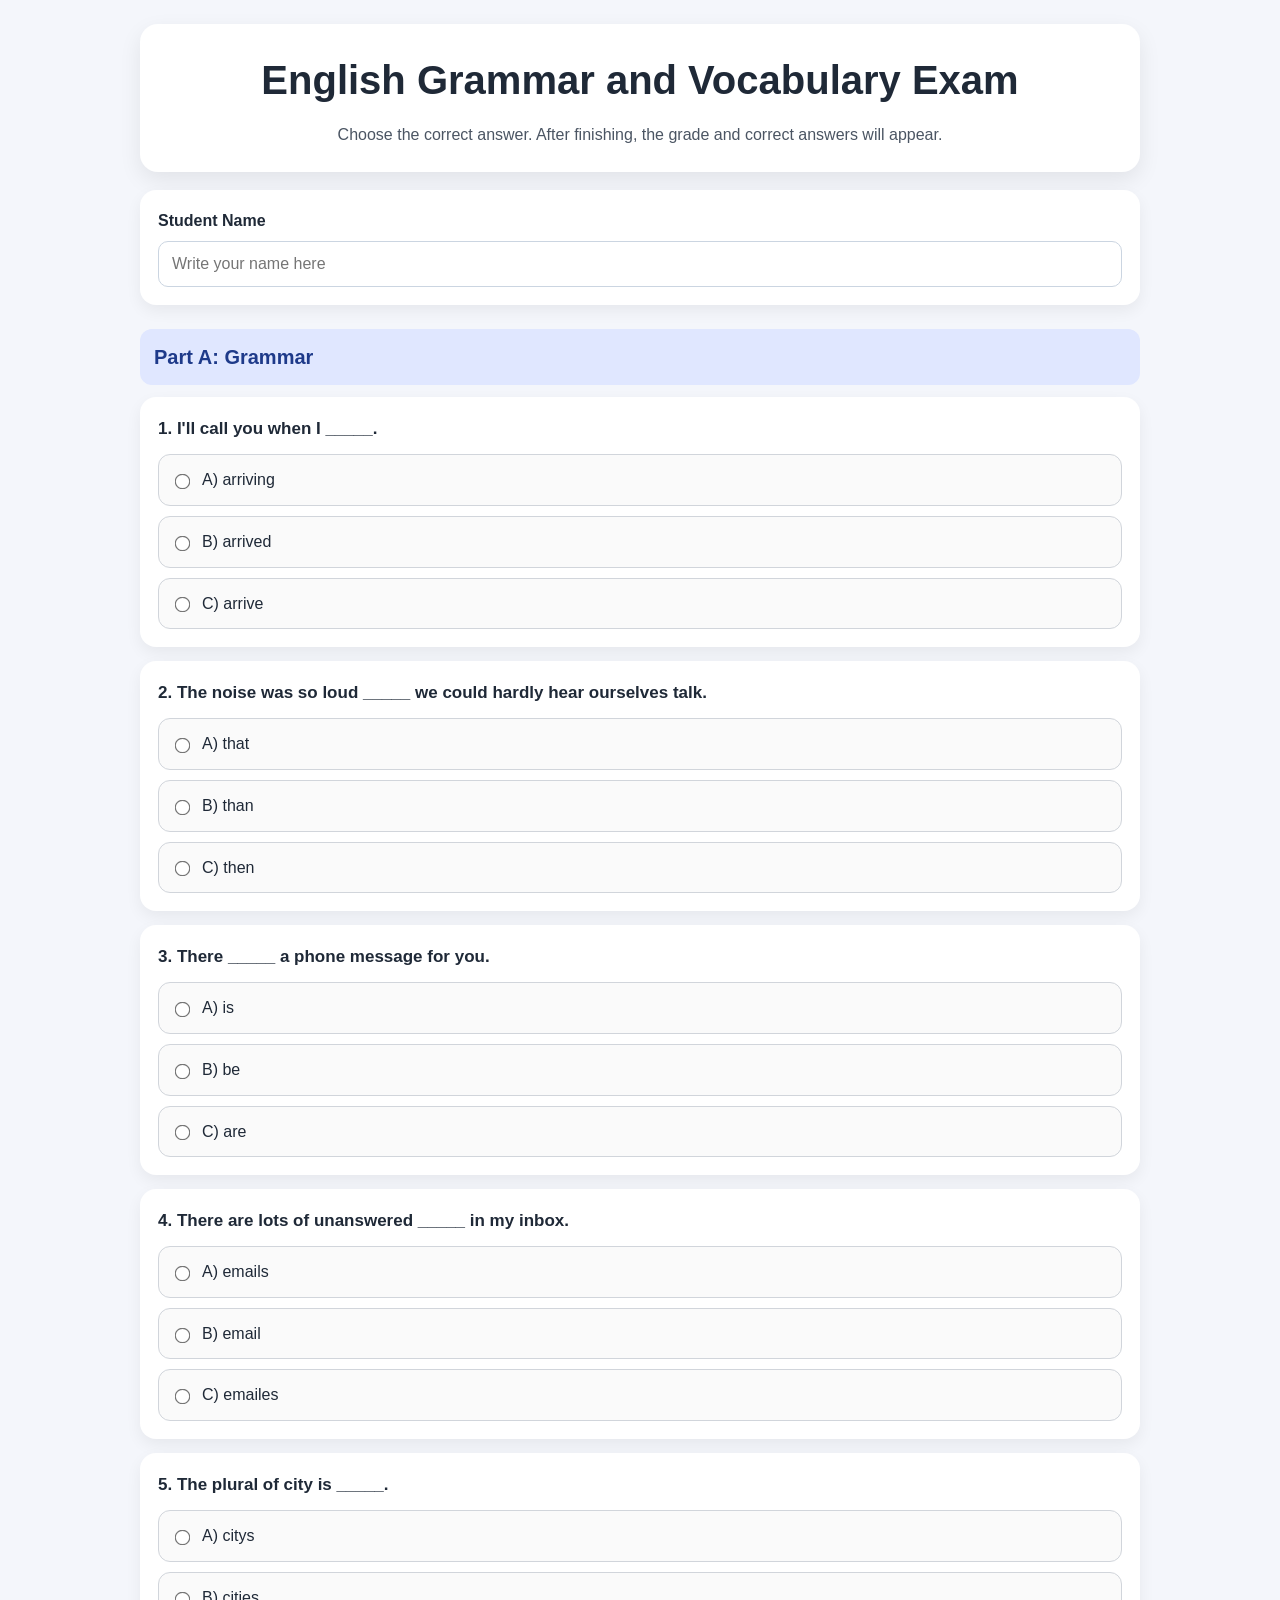
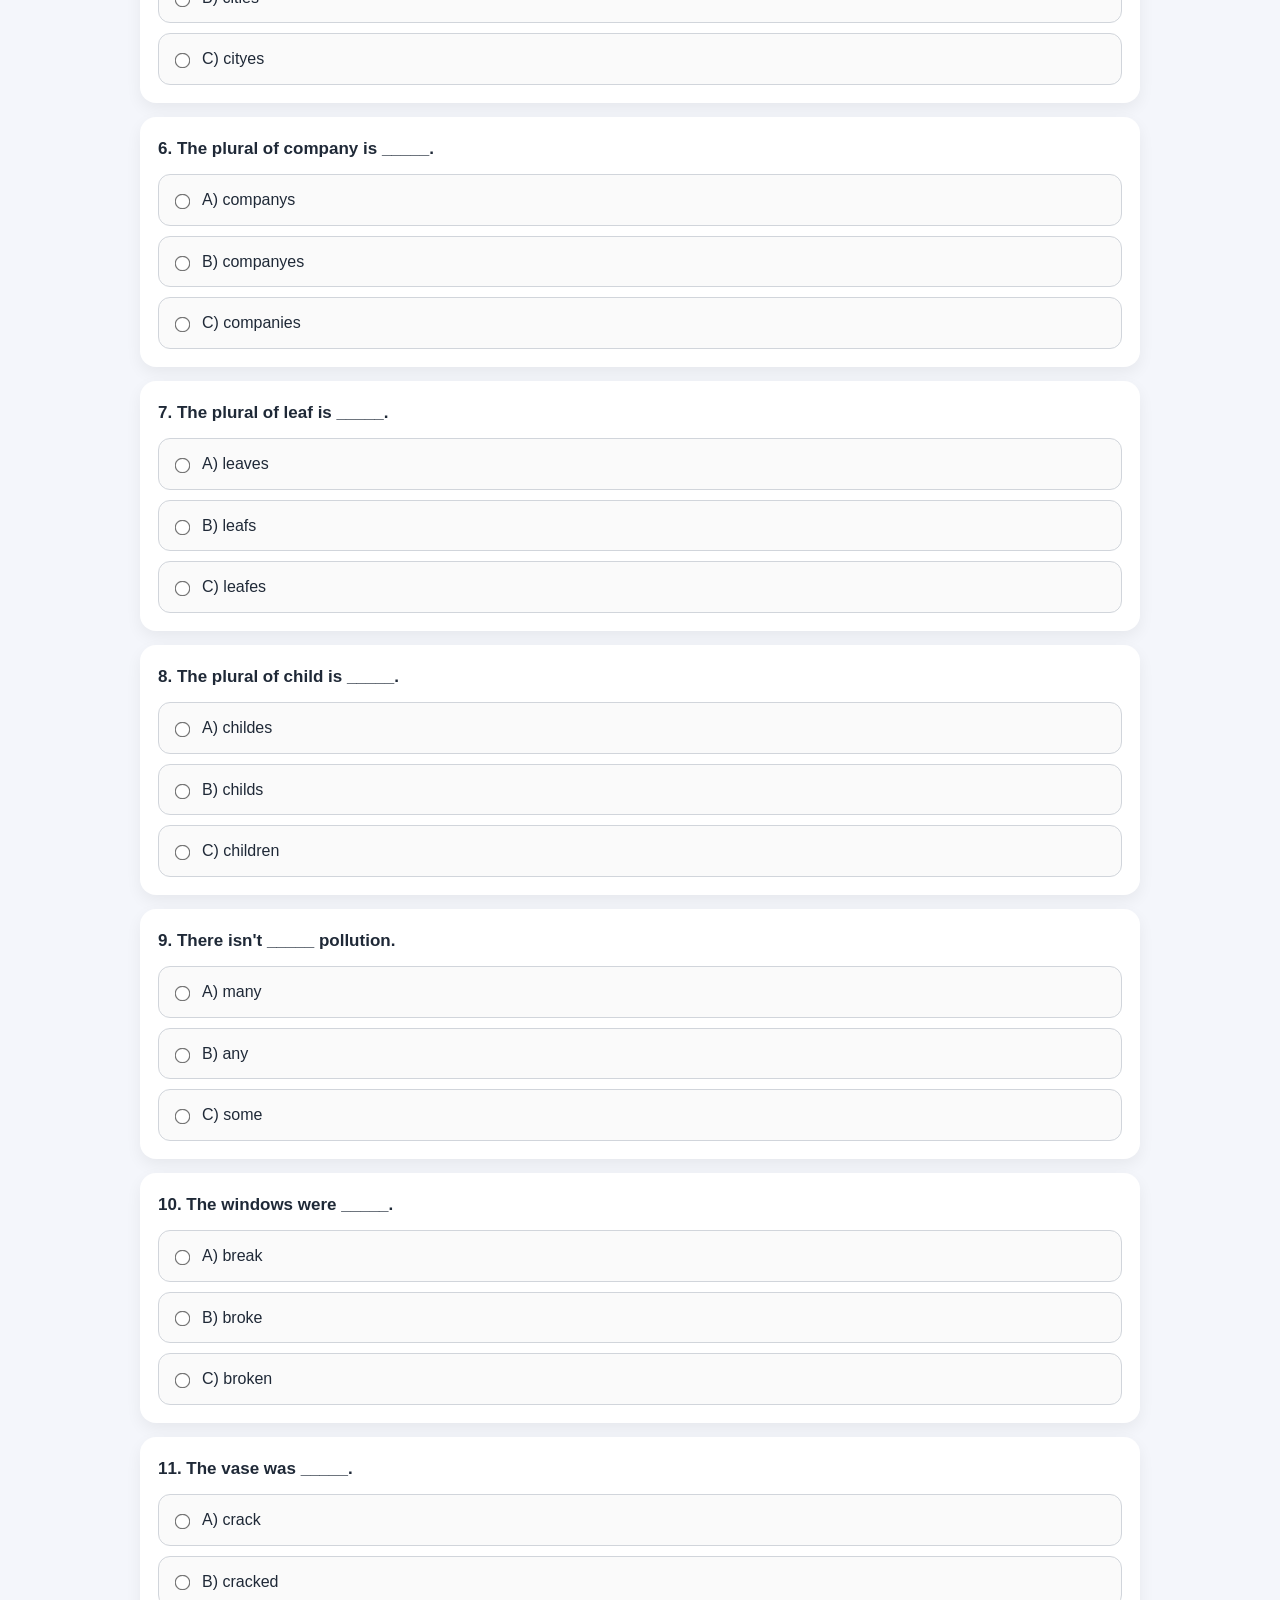
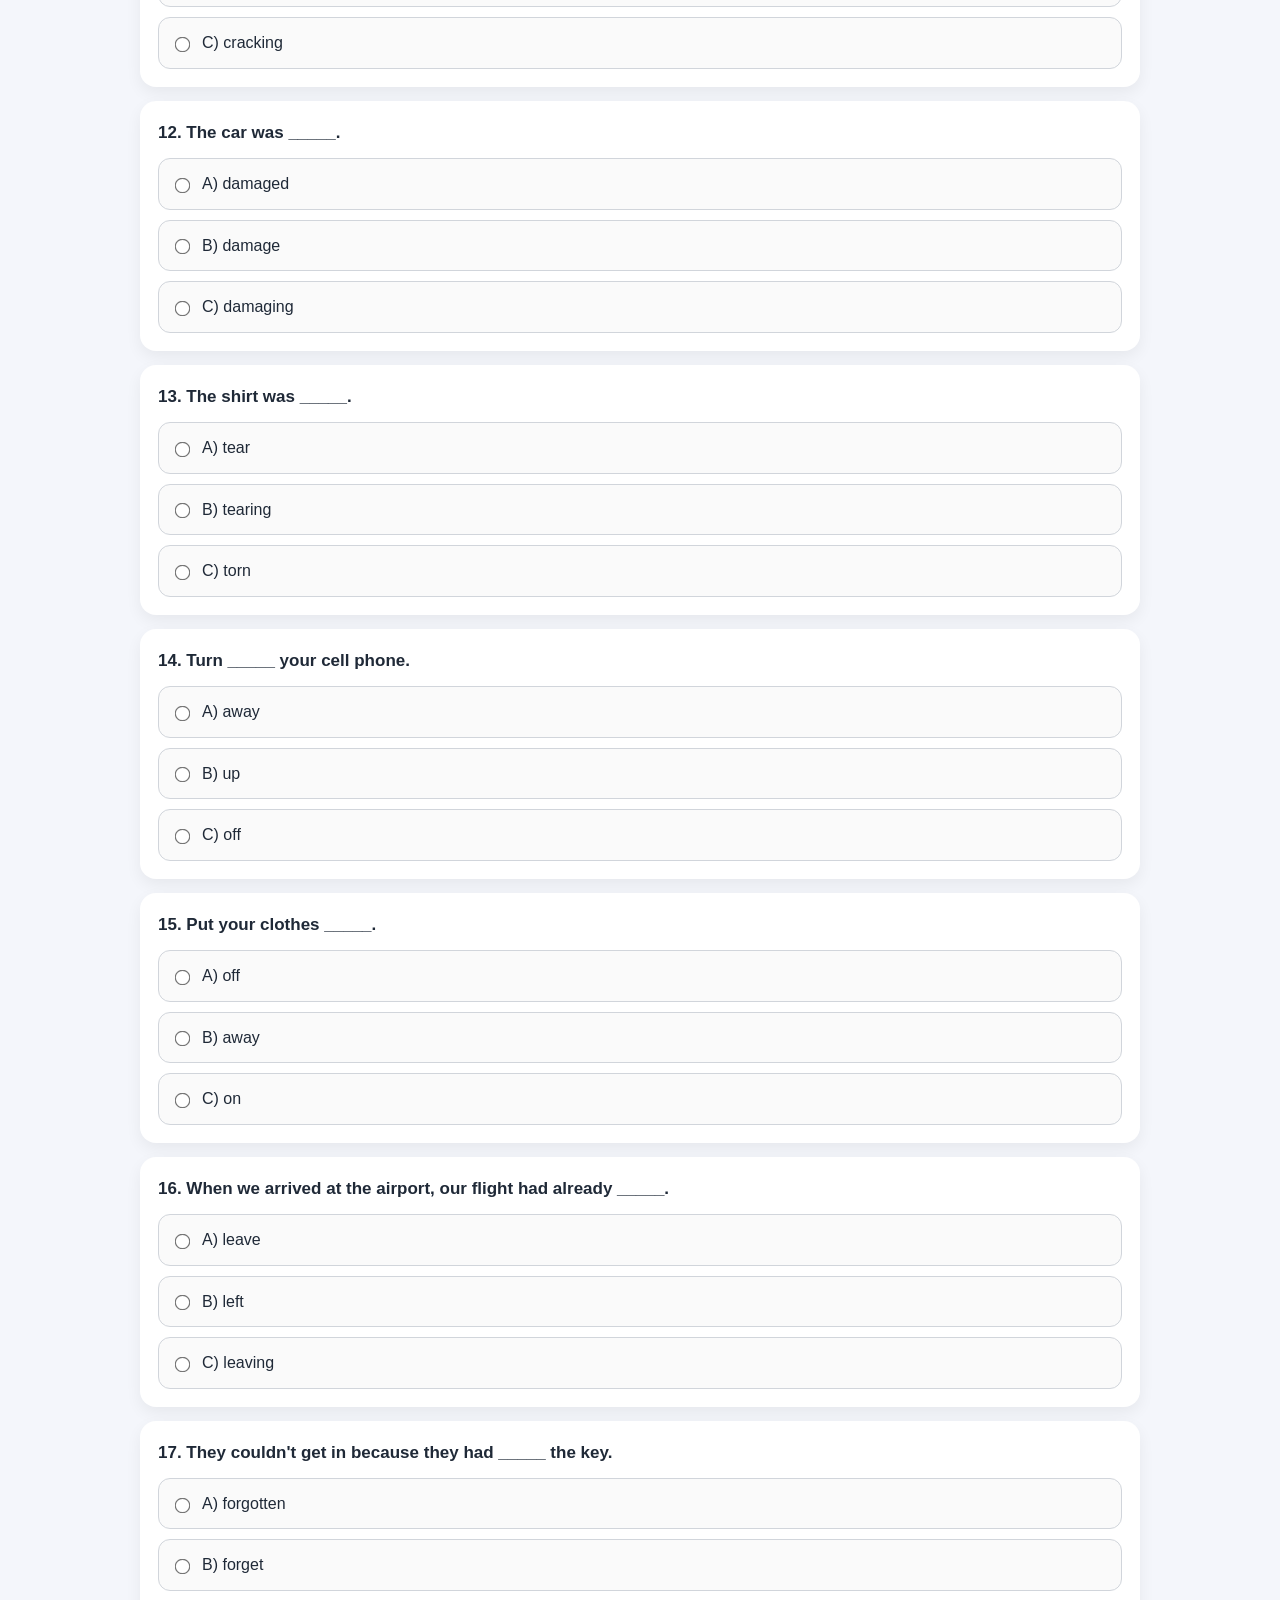
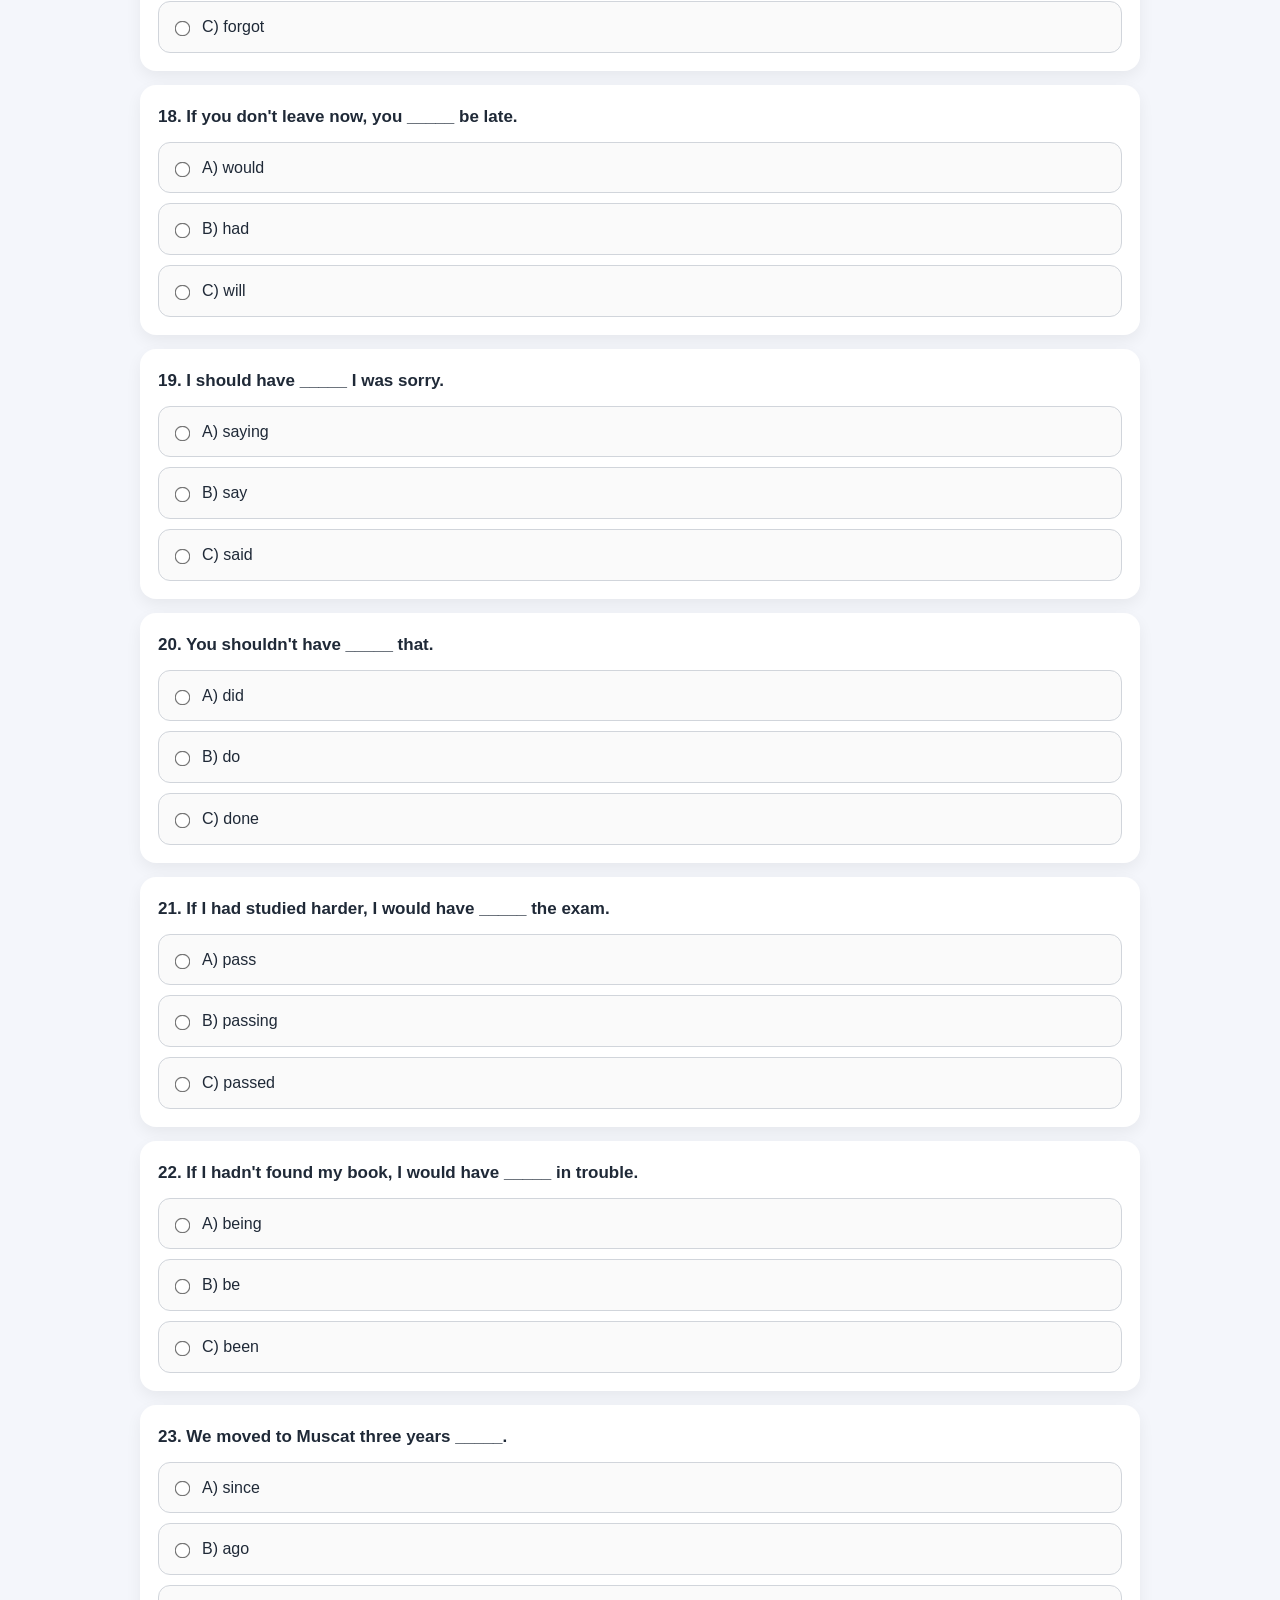
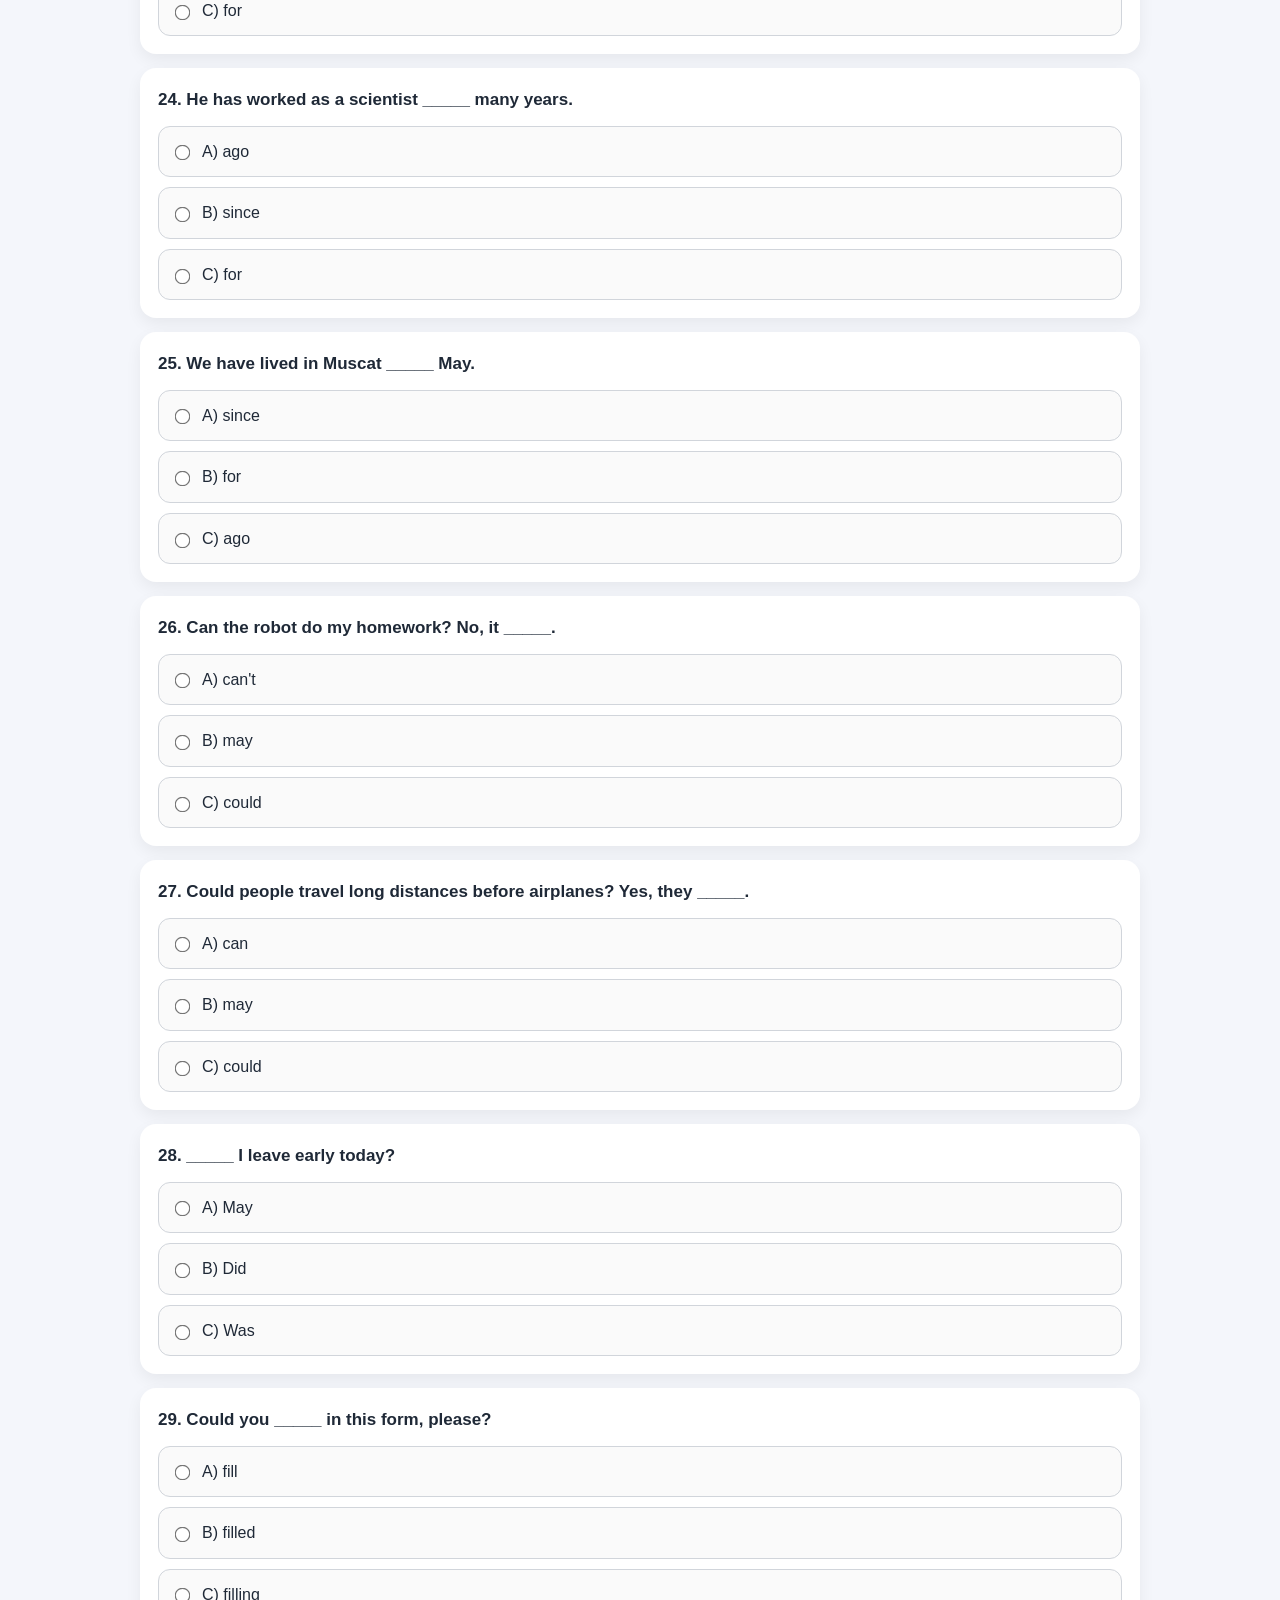
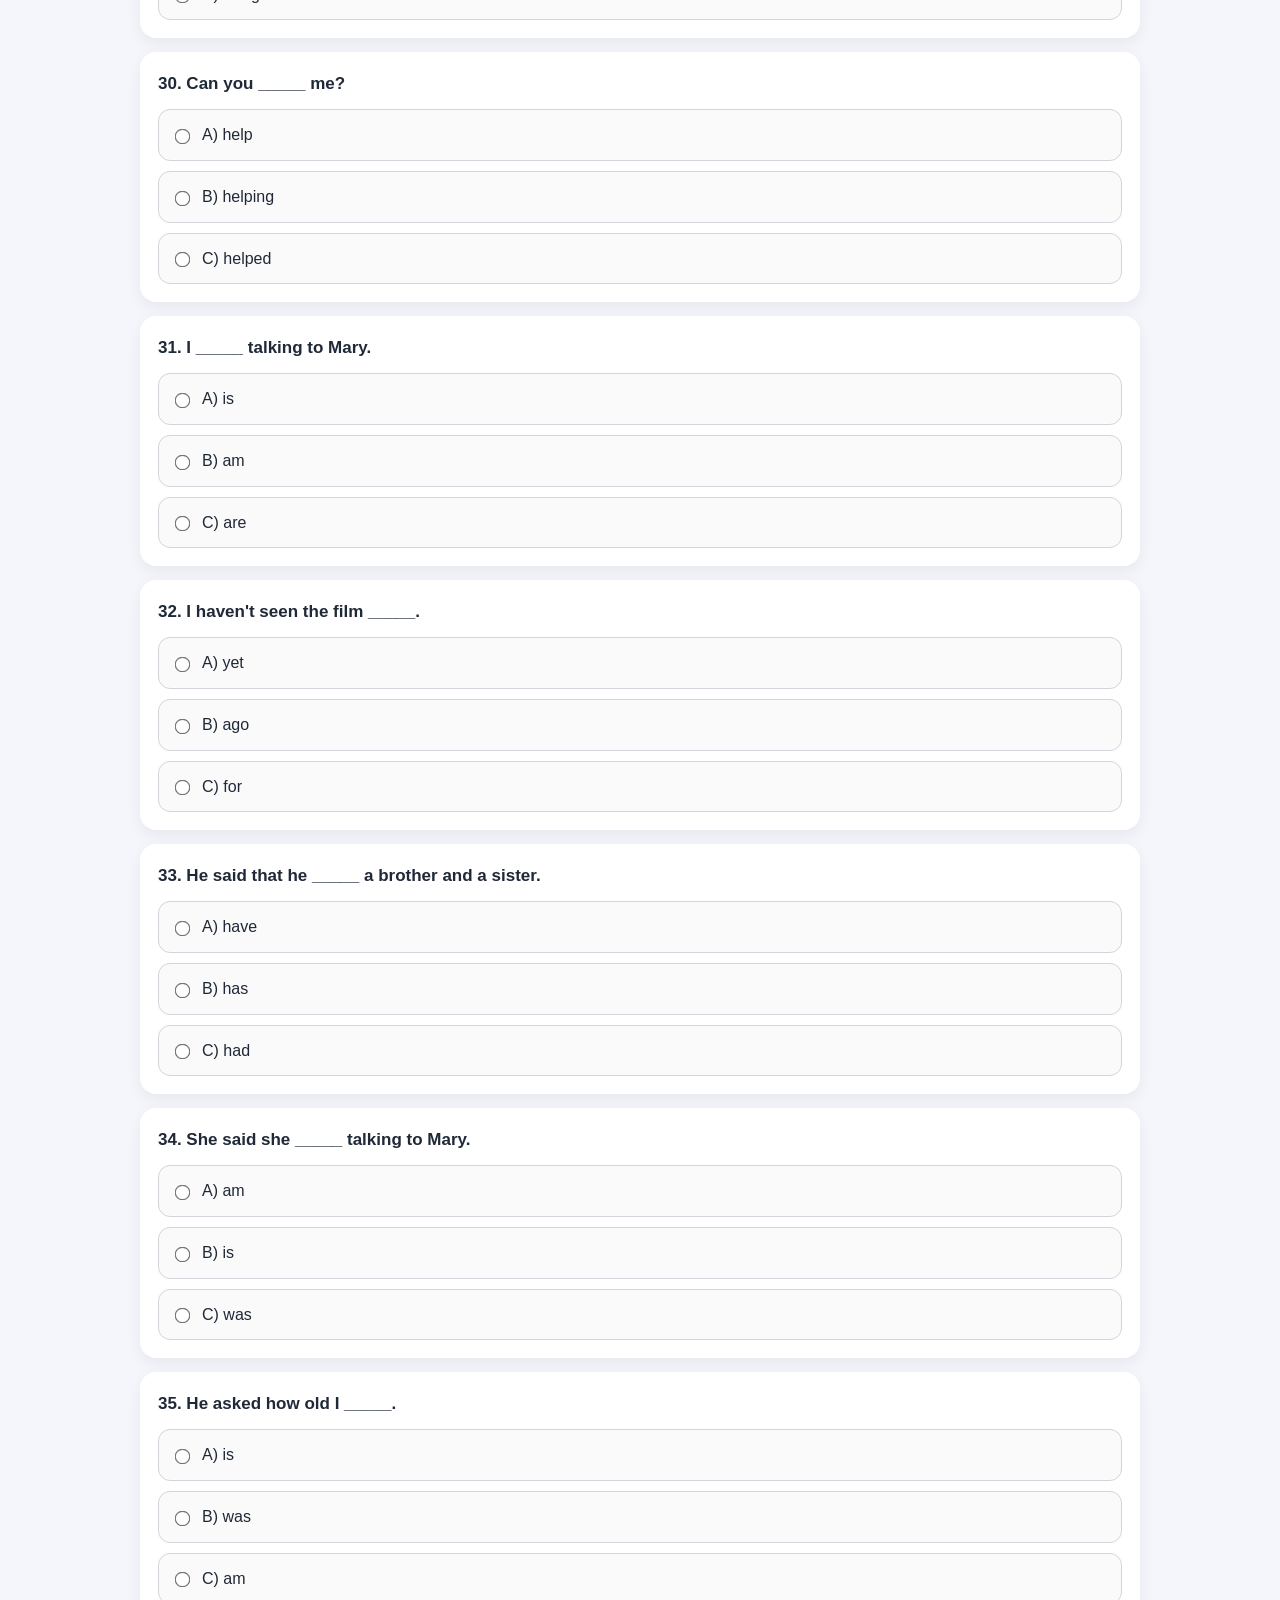
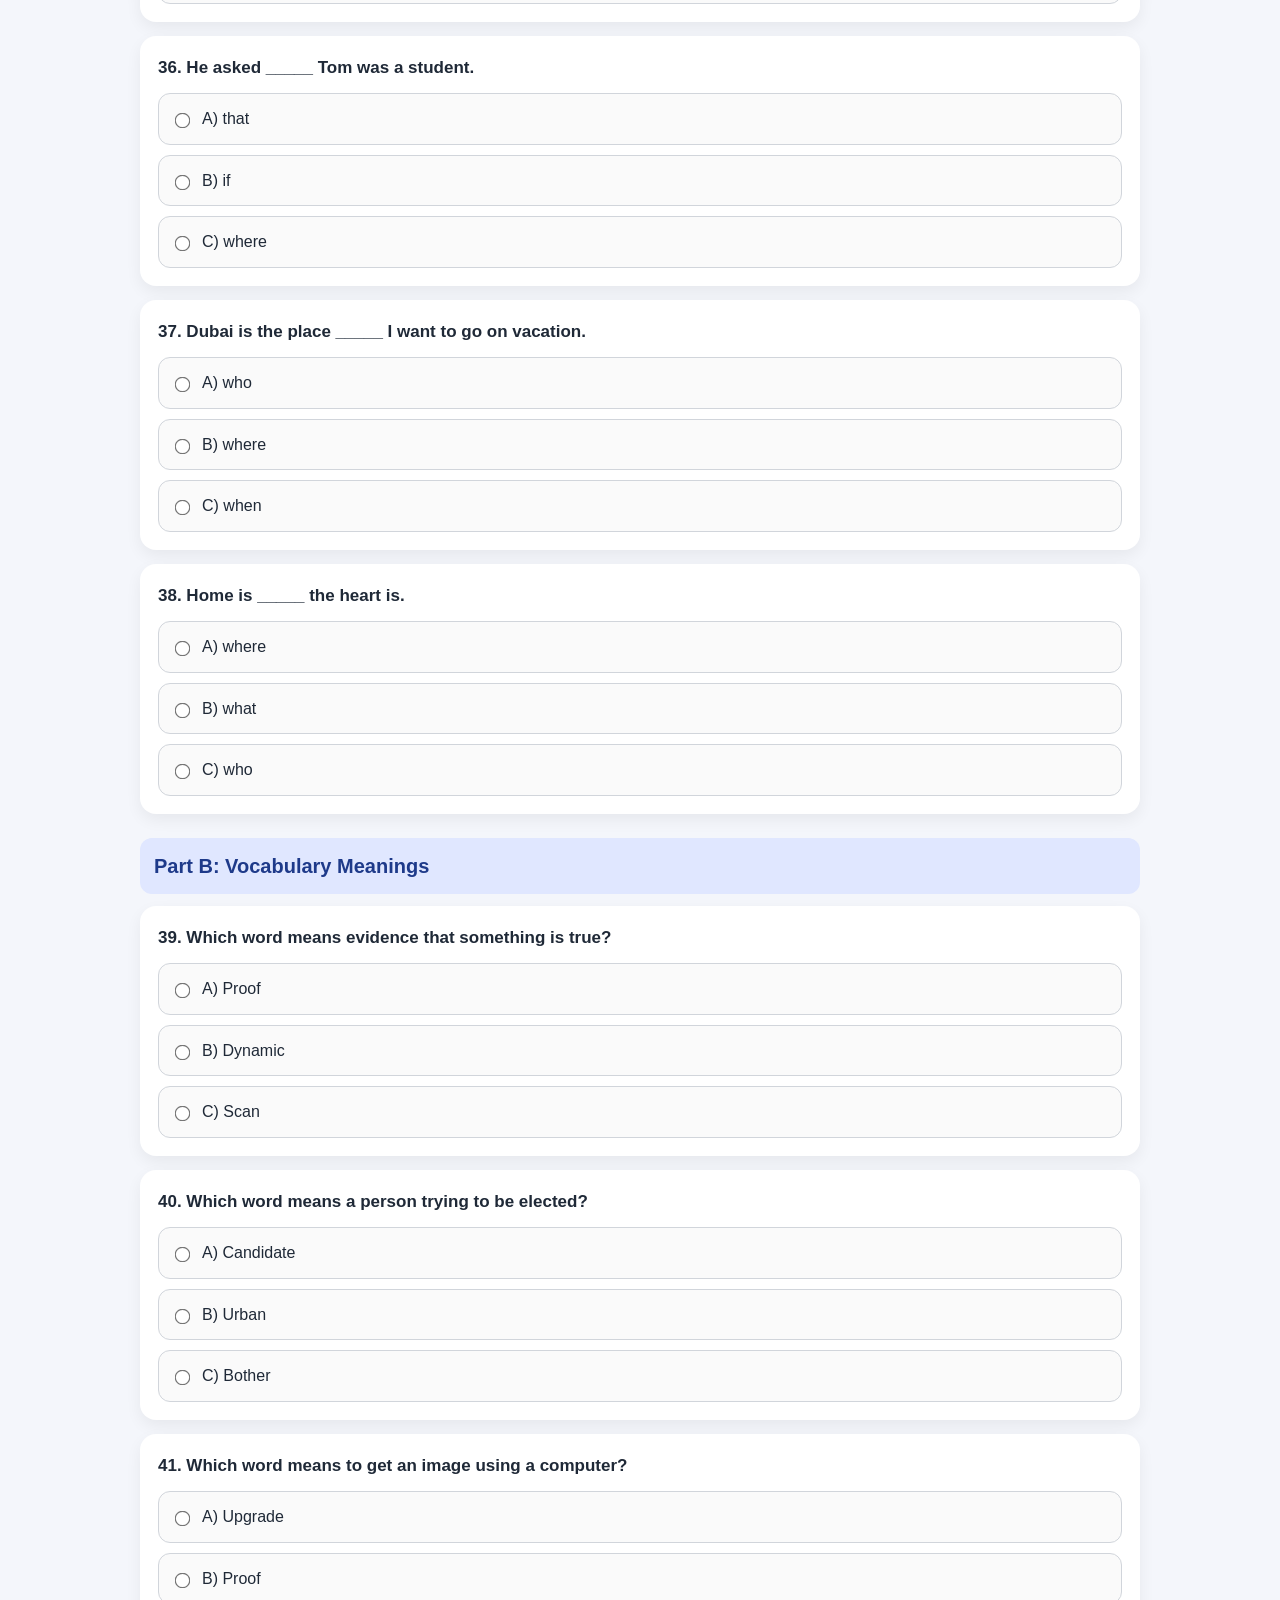
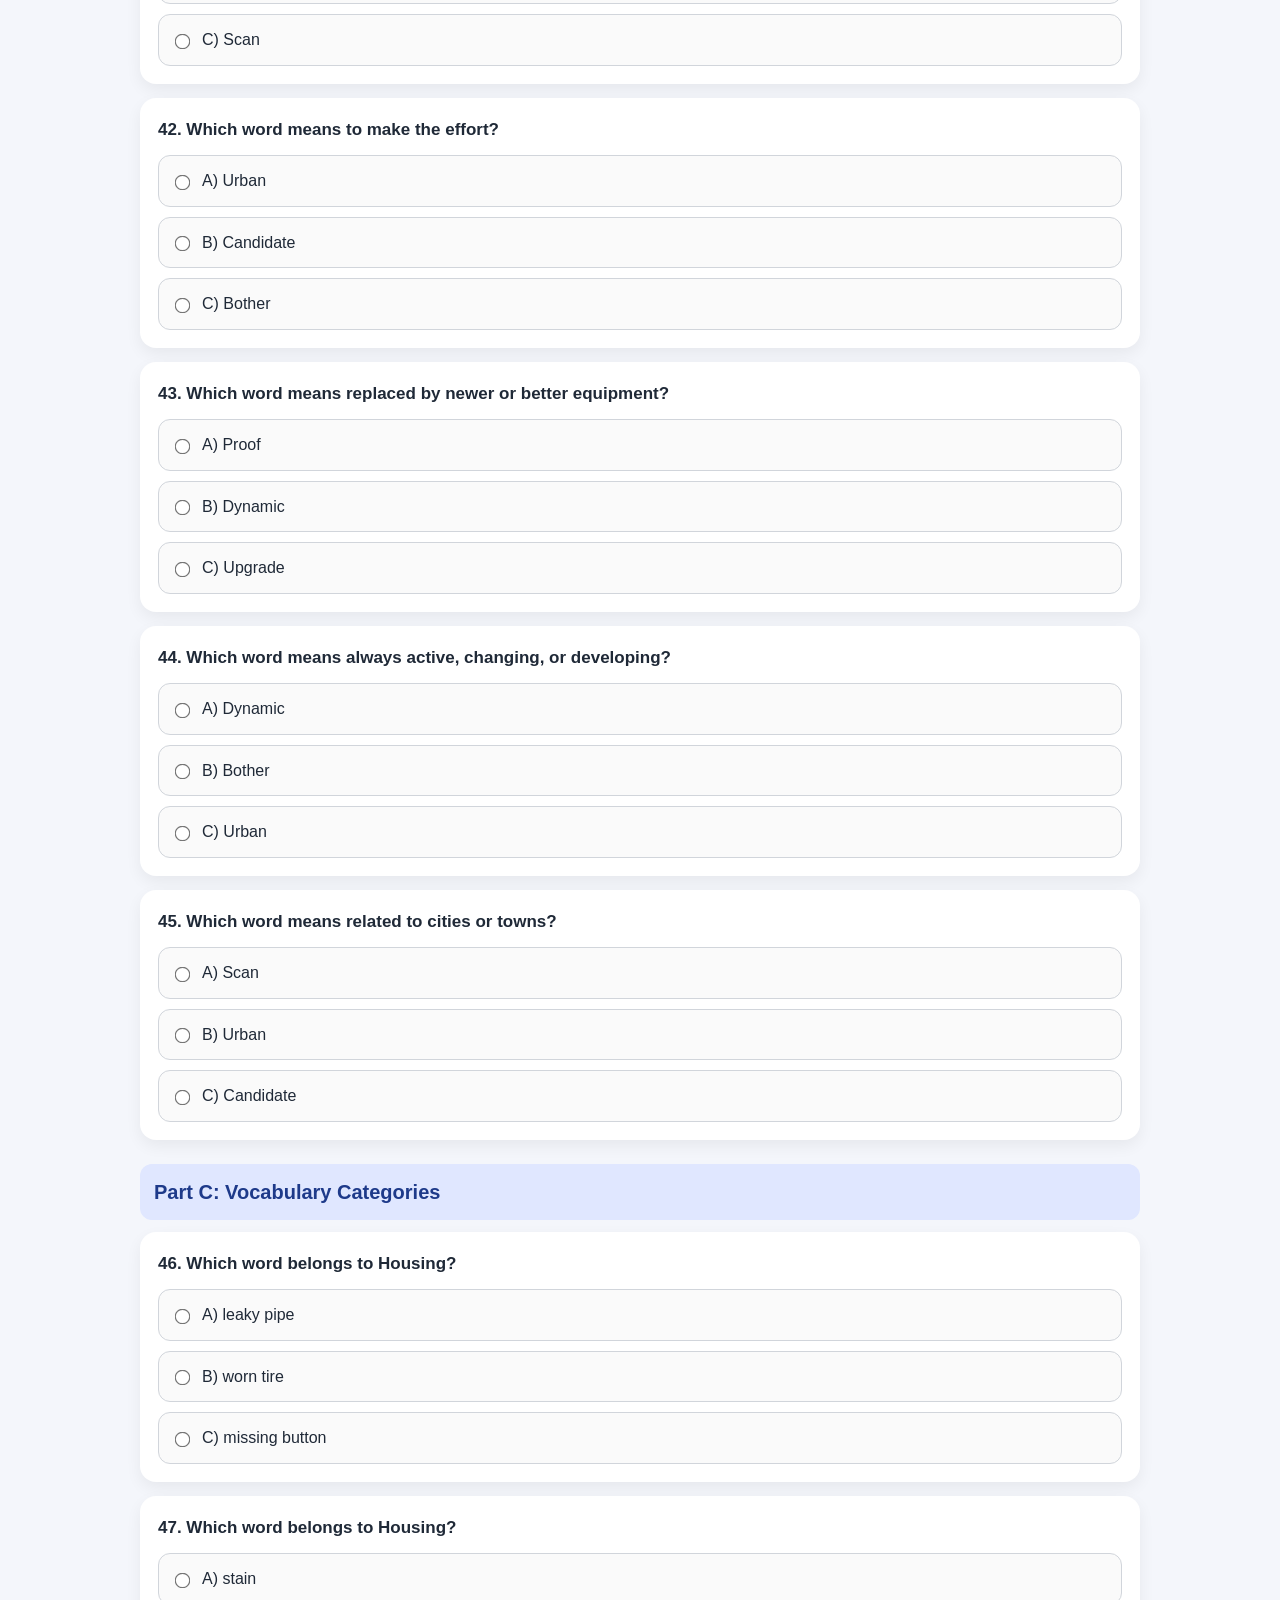
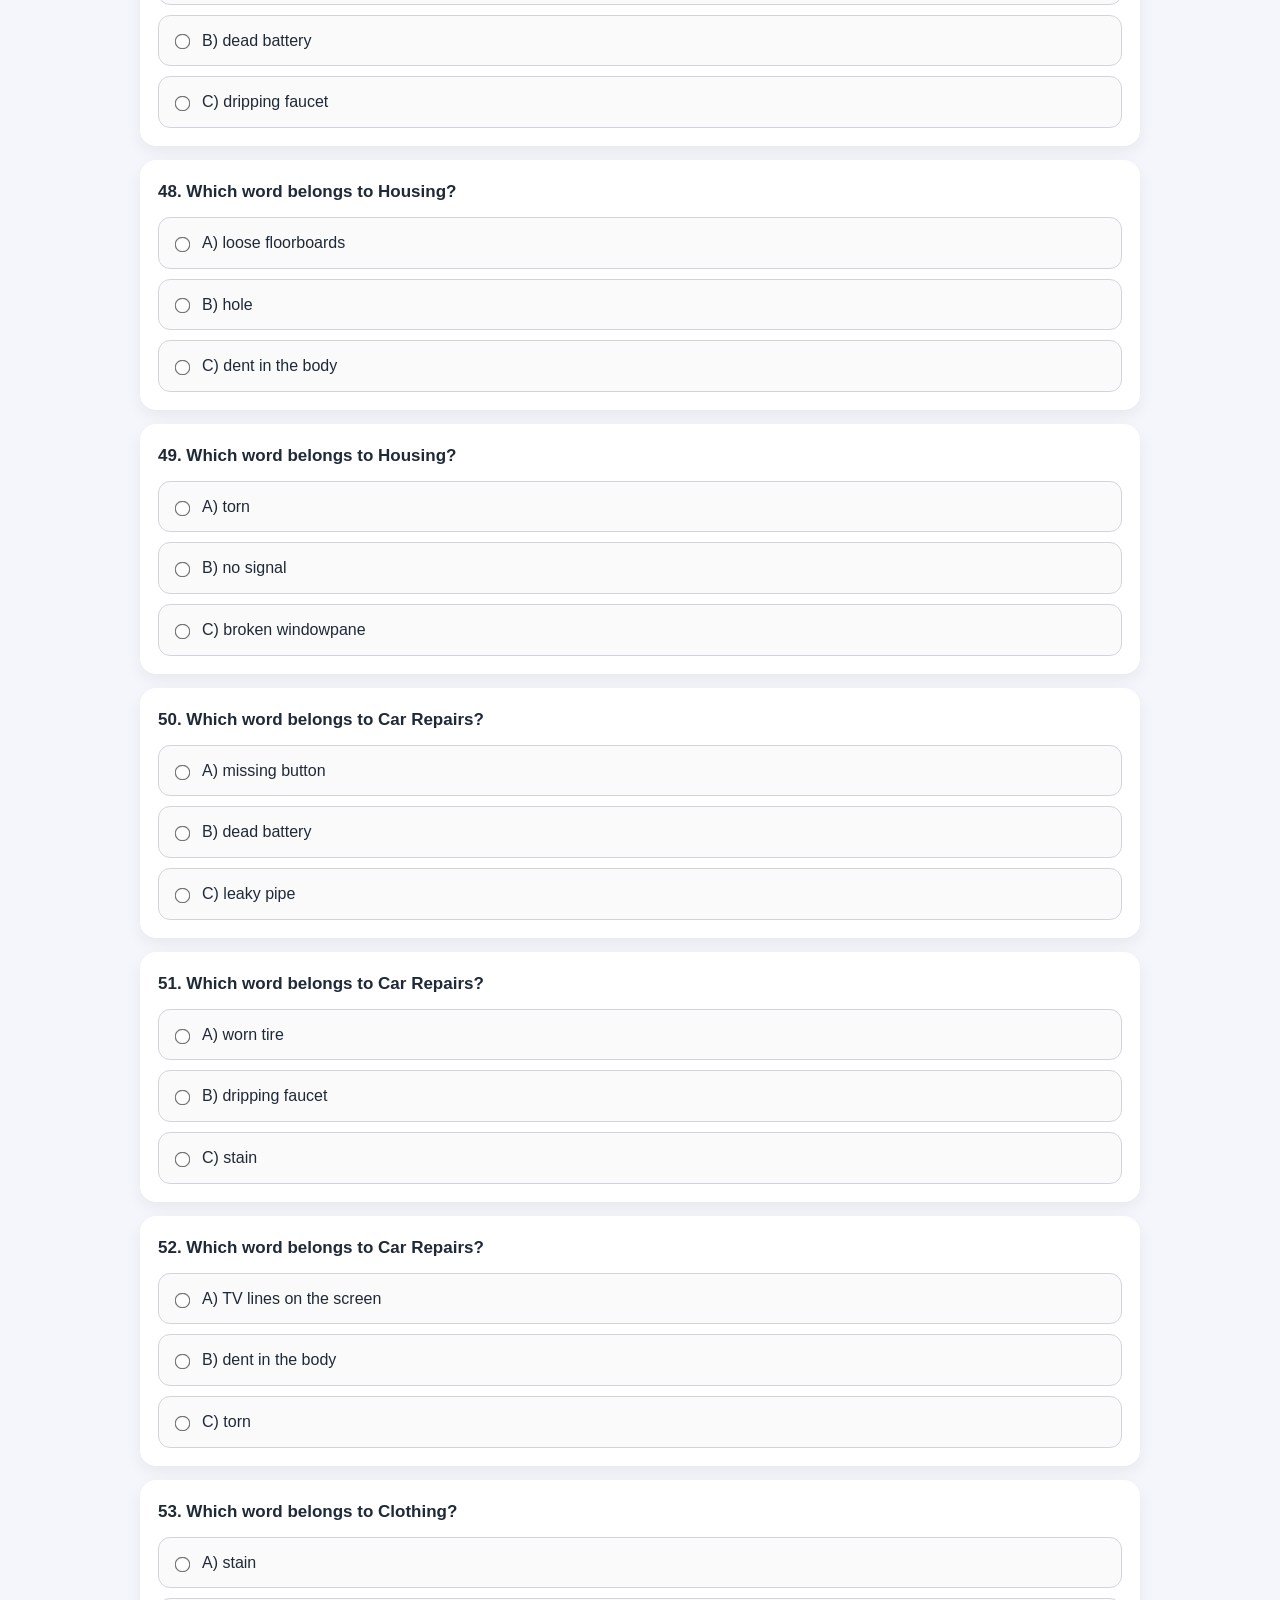
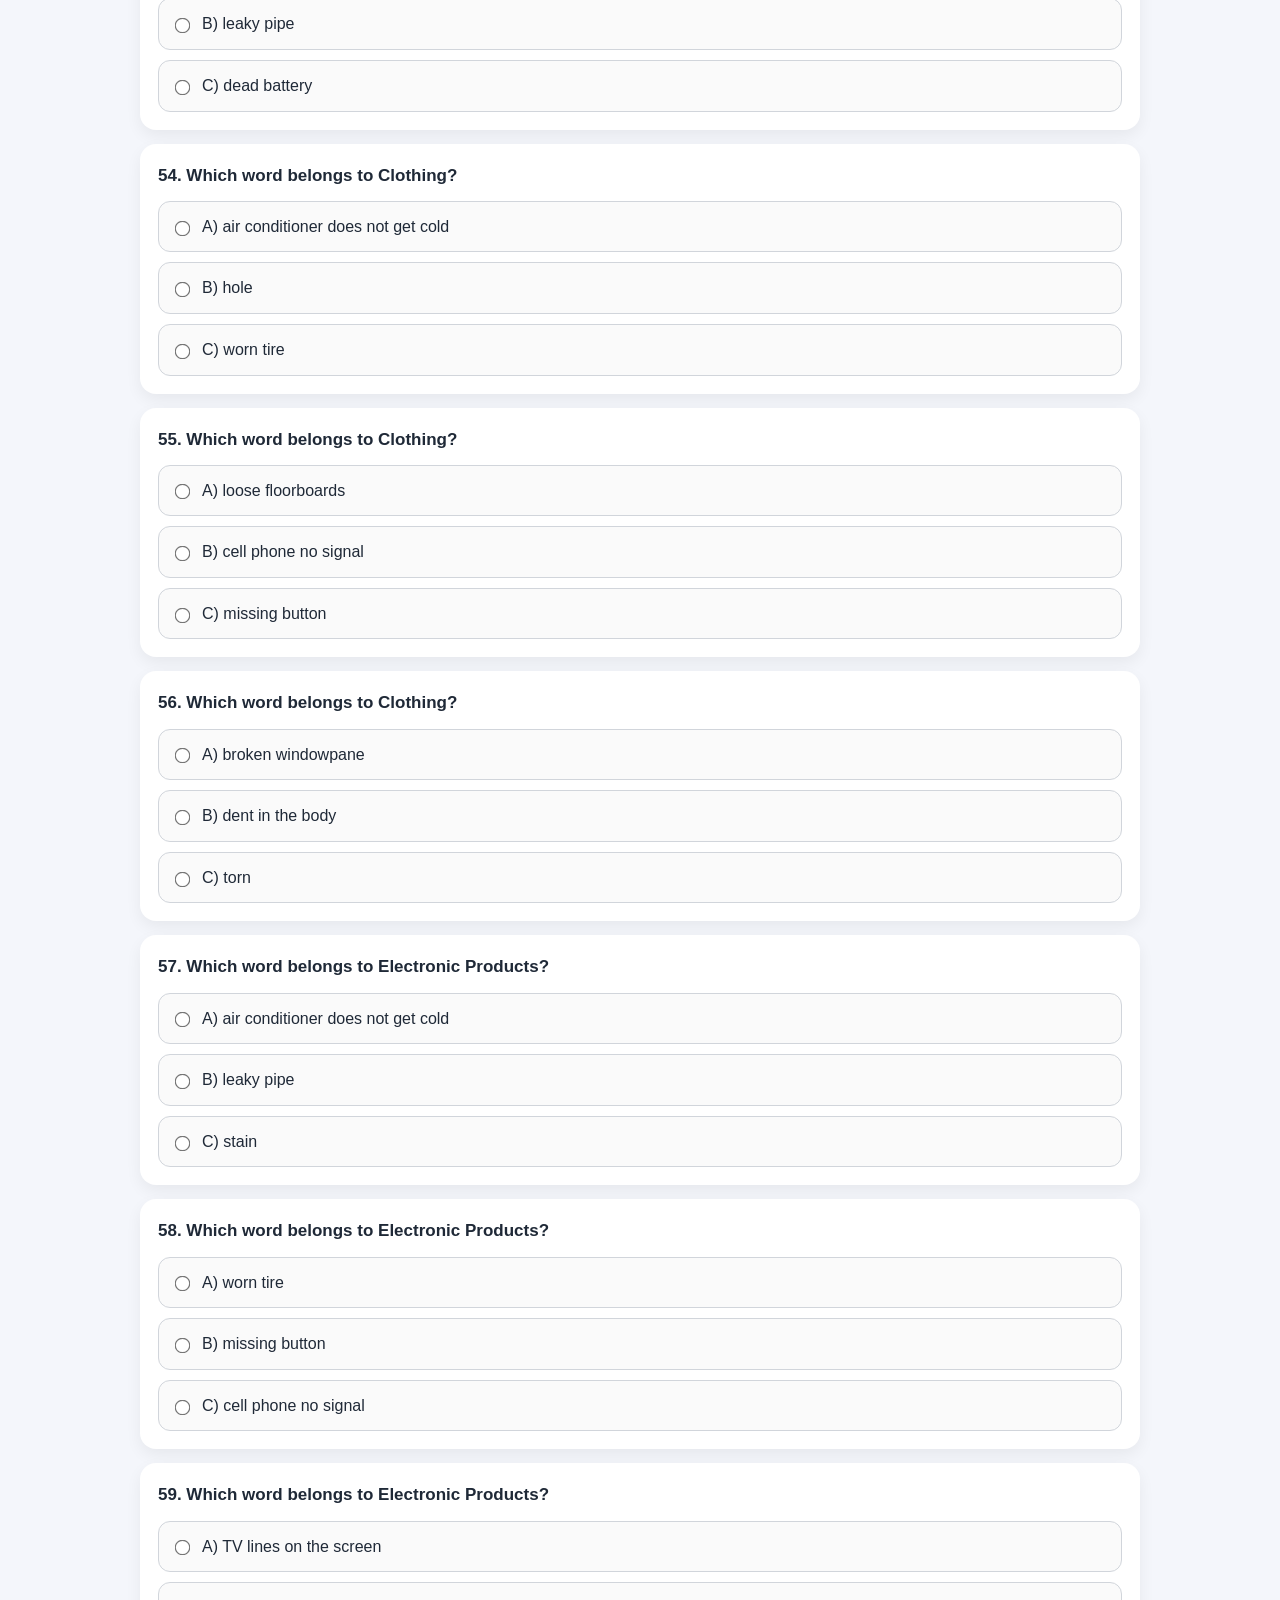
<file: index.html>
<!DOCTYPE html>
<html lang="en">
<head>
  <meta charset="UTF-8">
  <meta name="viewport" content="width=device-width, initial-scale=1.0">
  <title>English Grammar and Vocabulary Exam</title>
  <link rel="stylesheet" href="style.css">
</head>
<body>
  <main class="container">
    <section class="hero">
      <h1>English Grammar and Vocabulary Exam</h1>
      <p>Choose the correct answer. After finishing, the grade and correct answers will appear.</p>
    </section>

    <section class="student-box">
      <label for="studentName">Student Name</label>
      <input type="text" id="studentName" placeholder="Write your name here">
    </section>

    <form id="examForm"></form>

    <div class="actions">
      <button id="submitBtn" type="button">Finish Exam</button>
      <button id="resetBtn" type="button" class="secondary">Reset</button>
    </div>

    <section id="result" class="result hidden"></section>
    <section id="answerKey" class="answer-key hidden"></section>
  </main>

  <script src="script.js"></script>
</body>
</html>
</file>
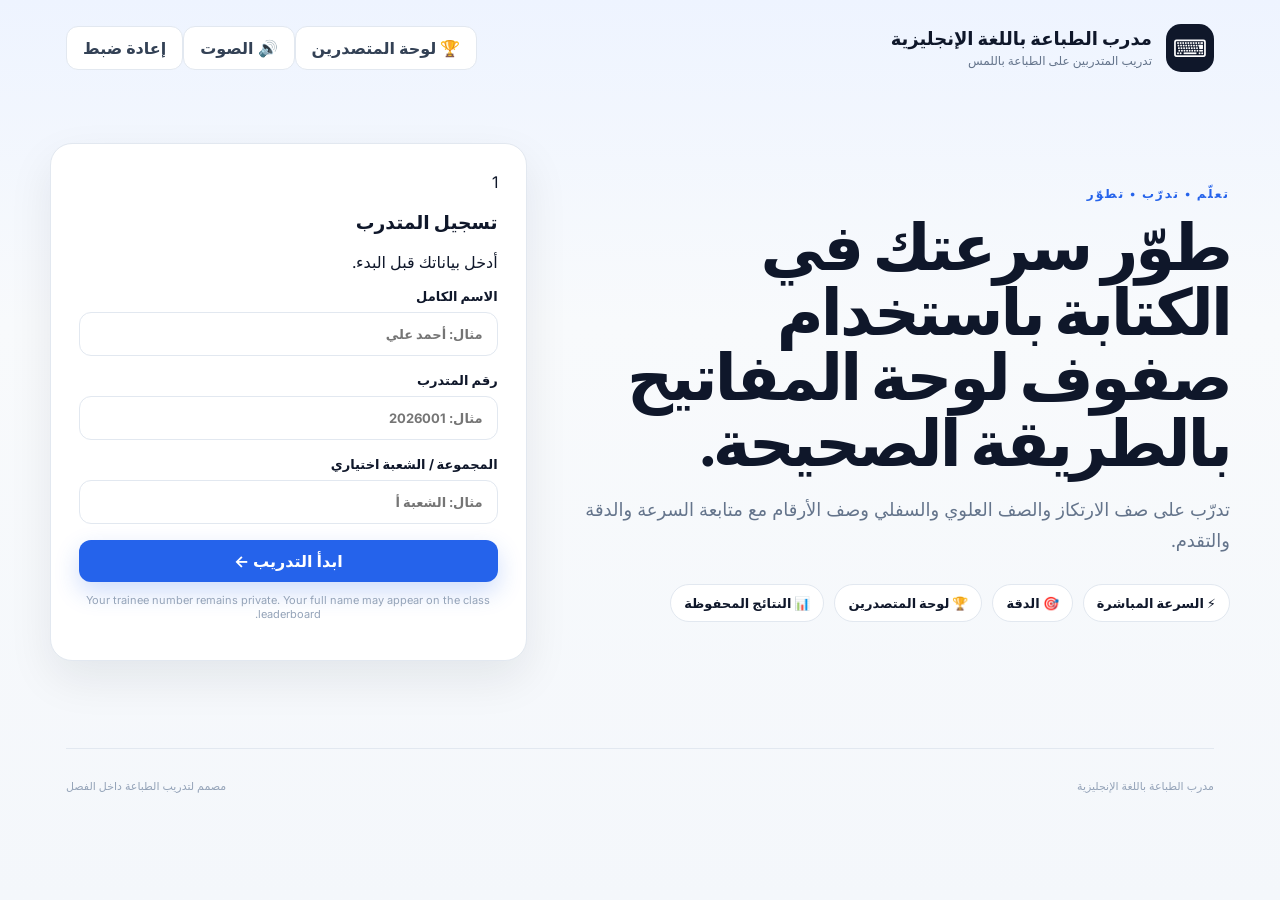
<file: typing-trainer/index.html>
<!doctype html>
<html lang="ar" dir="rtl">
<head>
  <meta charset="utf-8" />
  <meta name="viewport" content="width=device-width, initial-scale=1" />
  <meta name="theme-color" content="#0f172a" />
  <title>مدرب الطباعة باللغة الإنجليزية</title>
  <link rel="preconnect" href="https://fonts.googleapis.com">
  <link rel="preconnect" href="https://fonts.gstatic.com" crossorigin>
  <link href="https://fonts.googleapis.com/css2?family=Inter:wght@400;500;600;700;800&family=Noto+Kufi+Arabic:wght@400;500;600;700;800&display=swap" rel="stylesheet">
  <link rel="stylesheet" href="styles.css?v=20260916-2" />
</head>
<body>
  <div class="app-shell">
    <header class="topbar">
      <div class="brand"><div class="brand-mark">⌨</div><div><h1>English Keyboard Trainer</h1><p>Touch typing practice for trainees</p></div></div>
      <div class="top-actions"><button id="leaderboardTopBtn" class="ghost-btn" type="button">🏆 Leaderboard</button><button id="soundToggle" class="ghost-btn" type="button">🔊 Sound</button><button id="resetApp" class="ghost-btn" type="button">Reset</button></div>
    </header>
    <main>
      <section id="registerView" class="view active"><div class="hero-grid"><div class="hero-copy"><span class="eyebrow">TRAIN • PRACTICE • IMPROVE</span><h2>Build typing speed with the correct keyboard rows.</h2><p>Practice the home row, top row, bottom row, and number row with live accuracy, speed, and progress tracking.</p><div class="feature-pills"><span>⚡ Live WPM</span><span>🎯 Accuracy</span><span>🏆 Leaderboard</span><span>📊 Saved results</span></div></div><form id="registerForm" class="card register-card"><div class="card-heading"><span class="step-badge">1</span><div><h3>Trainee Registration</h3><p>Enter your details before starting.</p></div></div><label>Full name<input id="traineeName" name="traineeName" type="text" autocomplete="name" placeholder="e.g. Ahmed Ali" required maxlength="60" /></label><label>Trainee number<input id="traineeNumber" name="traineeNumber" type="text" inputmode="numeric" placeholder="e.g. 2026001" required maxlength="20" /></label><label>Group / class <span class="optional">optional</span><input id="traineeGroup" name="traineeGroup" type="text" placeholder="e.g. Group A" maxlength="30" /></label><button class="primary-btn wide" type="submit">Start Training →</button><p class="privacy-note">Your trainee number is used for trainer records and is never shown on the public leaderboard.</p></form></div></section>
      <section id="dashboardView" class="view"><div class="welcome-row"><div><span class="eyebrow">WELCOME BACK</span><h2 id="welcomeName">Choose your training row</h2><p>Select a lesson. Your progress and best results are saved.</p></div><div class="student-mini"><div id="studentInitials" class="avatar">ST</div><div><strong id="studentNameMini">Student</strong><span id="studentNumberMini">#0000</span></div></div></div><div class="stats-grid"><div class="stat-card"><span>Attempts</span><strong id="dashAttempts">0</strong></div><div class="stat-card"><span>Best WPM</span><strong id="dashBestWpm">0</strong></div><div class="stat-card"><span>Best Accuracy</span><strong id="dashAccuracy">0%</strong></div><div class="stat-card"><span>Rows Completed</span><strong id="dashCompleted">0/4</strong></div></div><section class="panel"><div class="section-title-row"><div><span class="eyebrow">MY PROGRESS</span><h3>Choose a keyboard row</h3></div><div class="inline-actions"><button id="viewLeaderboardBtn" class="secondary-btn" type="button">🏆 Leaderboard</button><button id="viewResultsBtn" class="ghost-btn" type="button">Attempt History</button></div></div><div id="lessonGrid" class="lesson-grid"></div></section><section class="challenge-card"><div><span class="eyebrow">DAILY CHALLENGE</span><h3>Accuracy Challenge</h3><p>Complete any row with at least 95% accuracy and 20 WPM.</p></div><div class="challenge-progress"><div class="progress-track"><div id="challengeBar" class="progress-fill"></div></div><span id="challengeText">Not completed yet</span></div></section></section>
      <section id="trainerView" class="view"><div class="trainer-header"><button id="backToDashboard" class="ghost-btn" type="button">← Dashboard</button><div><span id="lessonLabel" class="eyebrow">HOME ROW</span><span id="exerciseCounter" class="exercise-counter">Exercise 1 of 10</span><h2 id="lessonTitle">Home Row Practice</h2></div><div class="trainer-actions"><select id="durationSelect"><option value="30">30 sec</option><option value="60" selected>1 min</option><option value="120">2 min</option></select><button id="restartLesson" class="ghost-btn" type="button">Restart</button></div></div><div class="metrics-row"><div class="metric"><span>TIME</span><strong id="timeMetric">60</strong></div><div class="metric"><span>WPM</span><strong id="wpmMetric">0</strong></div><div class="metric"><span>ACCURACY</span><strong id="accuracyMetric">100%</strong></div><div class="metric"><span>ERRORS</span><strong id="errorsMetric">0</strong></div></div><section class="typing-card"><div class="typing-card-top"><span id="typingStatus" class="status-chip">Ready</span><button id="newTextBtn" class="secondary-btn" type="button">Next exercise</button></div><div id="textPrompt" class="text-prompt" dir="ltr"></div><input id="typingInput" dir="ltr" type="text" spellcheck="false" autocomplete="off" autocapitalize="off" placeholder="Start typing here..." /><div class="progress-track"><div id="textProgress" class="progress-fill"></div></div></section><section class="keyboard-panel"><div id="fingerHint" class="finger-hint">Place your fingers on the home row.</div><div id="keyboard" class="keyboard"></div></section></section>
      <section id="resultView" class="view"><div class="result-card card"><div id="resultIcon" class="result-icon">🏆</div><span class="eyebrow">SESSION COMPLETE</span><h2 id="resultHeading">Great work!</h2><p id="resultSubtext"></p><div class="result-grid"><div><strong id="resultWpm">0</strong><span>WPM</span></div><div><strong id="resultAccuracy">0%</strong><span>Accuracy</span></div><div><strong id="resultErrors">0</strong><span>Errors</span></div><div><strong id="resultTyped">0</strong><span>Characters</span></div></div><div class="medal-box"><span id="medalEmoji">🥉</span><div><strong id="medalTitle">Bronze</strong><p id="medalText">Keep practicing.</p></div></div><div class="result-actions"><button id="sendResultBtn" class="primary-btn" type="button">Send Result to Trainer</button><button id="retryBtn" class="secondary-btn" type="button">Try Again</button><button id="continueBtn" class="ghost-btn" type="button">Back to Lessons</button></div><p id="syncStatus" class="privacy-note">Send each completed attempt once to your trainer.</p></div></section>
      <section id="resultsView" class="view"><section class="panel"><div class="section-title-row"><div><span class="eyebrow">ATTEMPT HISTORY</span><h2>My results</h2></div><div><button id="downloadCsvBtn" class="secondary-btn" type="button">Export CSV</button><button id="resultsBackBtn" class="ghost-btn" type="button">Back</button></div></div><div class="table-wrap"><table><thead><tr><th>Date</th><th>Row</th><th>WPM</th><th>Accuracy</th><th>Errors</th><th>Time</th></tr></thead><tbody id="resultsTableBody"></tbody></table></div></section></section>
      <section id="leaderboardView" class="view"><section class="panel leaderboard-panel"><div class="section-title-row"><div><span class="eyebrow">CLASS CHALLENGE</span><h2>🏆 Leaderboard</h2><p class="leaderboard-note">Full trainee names and group are shown. Trainee numbers remain private.</p></div><div><button id="refreshLeaderboardBtn" class="secondary-btn" type="button">Refresh</button><button id="leaderboardBackBtn" class="ghost-btn" type="button">Back</button></div></div><div id="leaderboardStatus" class="leaderboard-status">Loading leaderboard…</div><div class="table-wrap"><table class="leaderboard-table"><thead><tr><th>Rank</th><th>Trainee</th><th>Group</th><th>Best WPM</th><th>Accuracy</th><th>Best Row</th></tr></thead><tbody id="leaderboardBody"></tbody></table></div></section></section>
    </main>
    <footer><span>English Keyboard Trainer</span><span>Designed for classroom typing practice</span></footer>
  </div>
  <div id="toast" class="toast" role="status"></div><canvas id="confettiCanvas"></canvas>
  <script src="app.js?v=20260910-4"></script>
  <script src="enhancements.js?v=20260915-1"></script>
  <script src="comprehensive-test.js?v=20260916-2"></script>
  <script src="ui-ar.js?v=20260916-1"></script>
</body>
</html>
</file>
<file: style.css>
* {
  box-sizing: border-box;
}

body {
  margin: 0;
  font-family: Arial, Helvetica, sans-serif;
  background: #f4f6fb;
  color: #1f2937;
  line-height: 1.6;
}

.container {
  width: min(1000px, 94%);
  margin: 24px auto;
}

.hero {
  background: #ffffff;
  border-radius: 18px;
  padding: 24px;
  box-shadow: 0 8px 22px rgba(0,0,0,0.08);
  margin-bottom: 18px;
  text-align: center;
}

.hero h1 {
  margin: 0 0 10px;
  font-size: clamp(26px, 4vw, 40px);
}

.hero p {
  margin: 0;
  color: #4b5563;
}

.student-box,
.question-card,
.result,
.answer-key {
  background: #ffffff;
  border-radius: 16px;
  padding: 18px;
  margin-bottom: 14px;
  box-shadow: 0 6px 16px rgba(0,0,0,0.06);
}

.student-box label {
  display: block;
  font-weight: 700;
  margin-bottom: 8px;
}

.student-box input {
  width: 100%;
  padding: 13px;
  border: 1px solid #cbd5e1;
  border-radius: 10px;
  font-size: 16px;
}

.section-title {
  margin: 24px 0 12px;
  padding: 12px 14px;
  border-radius: 12px;
  background: #e0e7ff;
  color: #1e3a8a;
  font-size: 20px;
}

.question-card h3 {
  margin: 0 0 12px;
  font-size: 17px;
}

.options {
  display: grid;
  gap: 10px;
}

.option {
  display: flex;
  gap: 10px;
  align-items: center;
  border: 1px solid #d1d5db;
  border-radius: 12px;
  padding: 12px;
  cursor: pointer;
  background: #fafafa;
}

.option:hover {
  background: #eef2ff;
}

.option input {
  transform: scale(1.2);
}

.actions {
  display: flex;
  gap: 12px;
  margin: 20px 0;
  flex-wrap: wrap;
}

button {
  border: none;
  border-radius: 12px;
  padding: 14px 22px;
  font-size: 17px;
  cursor: pointer;
  background: #2563eb;
  color: white;
  font-weight: 700;
}

button.secondary {
  background: #6b7280;
}

.hidden {
  display: none;
}

.score {
  font-size: 30px;
  font-weight: 800;
  color: #2563eb;
}

.pass {
  color: #15803d;
  font-weight: 700;
}

.fail {
  color: #b91c1c;
  font-weight: 700;
}

.answer-item {
  border-bottom: 1px solid #e5e7eb;
  padding: 12px 0;
}

.correct {
  color: #15803d;
  font-weight: 700;
}

.wrong {
  color: #b91c1c;
  font-weight: 700;
}

@media (max-width: 600px) {
  .container {
    width: 96%;
    margin: 12px auto;
  }

  .hero,
  .student-box,
  .question-card,
  .result,
  .answer-key {
    padding: 14px;
  }

  button {
    width: 100%;
  }
}
</file>
<file: typing-trainer/styles.css>
:root{--bg:#f4f7fb;--surface:#fff;--surface-2:#f8fafc;--text:#0f172a;--muted:#64748b;--line:#e2e8f0;--primary:#2563eb;--primary-dark:#1d4ed8;--accent:#14b8a6;--success:#16a34a;--danger:#dc2626;--shadow:0 18px 45px rgba(15,23,42,.08);--radius:22px}*{box-sizing:border-box}body{margin:0;font-family:Inter,system-ui,sans-serif;background:linear-gradient(180deg,#eef4ff 0,#f8fafc 36%,#f4f7fb 100%);color:var(--text);min-height:100vh}button,input,select,textarea{font:inherit}.topbar{width:min(1180px,calc(100% - 32px));margin:auto;display:flex;justify-content:space-between;align-items:center;padding:24px 0}.brand{display:flex;gap:14px;align-items:center}.brand-mark{width:48px;height:48px;border-radius:15px;display:grid;place-items:center;background:var(--text);color:#fff;font-size:24px}.brand h1{font-size:18px;margin:0}.brand p{margin:4px 0 0;color:var(--muted);font-size:12px}.app-shell{width:min(1180px,calc(100% - 32px));margin:auto;min-height:78vh}.ghost-btn,.secondary-btn,.primary-btn{border:0;border-radius:12px;padding:11px 16px;cursor:pointer;font-weight:700;transition:.2s}.ghost-btn{background:#fff;color:#334155;border:1px solid var(--line)}.primary-btn{background:var(--primary);color:#fff;box-shadow:0 10px 24px rgba(37,99,235,.22)}.secondary-btn{background:#eef2ff;color:#3730a3}.view{display:none}.view.active{display:block}.hero-grid{display:grid;grid-template-columns:1.1fr .8fr;gap:48px;align-items:center;min-height:68vh}.hero-copy h2{font-size:clamp(38px,5vw,68px);line-height:1.02;letter-spacing:-.045em;margin:12px 0 20px}.hero-copy>p{font-size:18px;line-height:1.7;color:var(--muted)}.eyebrow{font-size:12px;letter-spacing:.16em;font-weight:800;color:var(--primary)}.feature-pills{display:flex;gap:10px;flex-wrap:wrap;margin-top:28px}.feature-pills span{background:#fff;border:1px solid var(--line);padding:10px 13px;border-radius:999px;font-weight:700;font-size:13px}.card,.panel,.typing-card,.keyboard-panel,.challenge-card{background:#fff;border:1px solid var(--line);border-radius:var(--radius);box-shadow:var(--shadow)}.register-card{padding:28px}.register-card label{display:block;font-size:13px;font-weight:700;margin:16px 0}.register-card input{width:100%;border:1px solid var(--line);border-radius:12px;padding:13px 14px;margin-top:8px}.register-card .primary-btn{width:100%}.privacy-note{font-size:11px;color:#94a3b8;text-align:center}.welcome-row,.trainer-header,.section-title-row{display:flex;justify-content:space-between;align-items:center;gap:16px;margin:30px 0 20px}.welcome-row h2,.trainer-header h2{margin:6px 0}.student-mini{display:flex;align-items:center;gap:10px;background:#fff;border:1px solid var(--line);padding:9px 12px;border-radius:15px}.student-mini span{display:block;color:var(--muted);font-size:12px}.avatar{width:38px;height:38px;border-radius:12px;background:#e0e7ff;color:#4338ca;display:grid;place-items:center;font-weight:800}.stats-grid,.metrics-row{display:grid;grid-template-columns:repeat(4,1fr);gap:12px;margin:14px 0}.stat-card,.metric{background:#fff;border:1px solid var(--line);border-radius:18px;padding:16px;text-align:center}.stat-card span,.metric span,.metric small{color:var(--muted);font-size:12px}.stat-card strong,.metric strong{display:block;font-size:28px;margin-top:4px}.panel,.challenge-card{padding:22px;margin-top:18px}.lesson-grid{display:grid;grid-template-columns:repeat(4,1fr);gap:16px}.lesson-card{position:relative;background:#fff;border:1px solid var(--line);border-radius:20px;padding:20px;cursor:pointer;transition:.2s;min-height:230px;display:flex;flex-direction:column}.lesson-card:hover{transform:translateY(-4px);box-shadow:var(--shadow)}.lesson-icon{width:44px;height:44px;border-radius:14px;display:grid;place-items:center;background:#eff6ff;font-size:22px}.lesson-card p{color:var(--muted);font-size:13px;line-height:1.5}.keys-preview{font-family:ui-monospace,monospace;background:var(--surface-2);padding:10px;border-radius:10px;text-align:center;font-weight:800;letter-spacing:.08em;margin-top:auto}.lesson-card footer{display:flex;justify-content:space-between;padding-top:14px;font-size:11px;color:var(--muted)}.done-dot{position:absolute;right:16px;top:16px;background:#dcfce7;color:#166534;border-radius:999px;padding:6px 9px;font-size:11px;font-weight:800}.challenge-card{display:flex;justify-content:space-between;align-items:center}.challenge-progress{width:38%}.progress-track{height:8px;background:#e2e8f0;border-radius:999px;overflow:hidden}.progress-fill{height:100%;width:0;background:linear-gradient(90deg,#2563eb,#14b8a6);transition:width .2s}.challenge-progress span{display:block;margin-top:8px;color:var(--muted);font-size:12px}.comprehensive-test-card{border:1px solid #c7d2fe;background:linear-gradient(135deg,#fff 0,#eef2ff 100%)}.test-launch-box{display:flex;flex-direction:column;align-items:flex-end;gap:12px}.test-launch-box strong{font-size:18px}.test-rules p{margin:6px 0 0;color:var(--muted);line-height:1.6}.test-grade-circle{width:150px;height:150px;border-radius:50%;margin:24px auto;display:grid;place-items:center;background:#eef2ff;border:12px solid #c7d2fe;box-shadow:inset 0 0 0 1px #a5b4fc}.test-grade-circle strong{font-size:48px;line-height:1}.test-grade-circle span{display:block;color:var(--muted);font-weight:700;margin-top:-32px}.text-btn{border:0;background:none;cursor:pointer;margin:18px 0}.danger{color:var(--danger)}.trainer-header>div:nth-child(2){flex:1;text-align:center}.trainer-actions{display:flex;gap:8px}.trainer-actions select{border:1px solid var(--line);border-radius:12px;padding:10px}.exercise-counter{display:inline-flex;margin-left:10px;padding:6px 10px;border-radius:999px;background:#eef4ff;color:#3156a3;font-size:.78rem;font-weight:700}.typing-card{padding:22px}.typing-card-top{display:flex;justify-content:space-between;align-items:center}.status-chip{background:#f1f5f9;border-radius:999px;padding:6px 9px;font-size:12px;font-weight:700}.text-prompt{font-size:27px;line-height:1.75;letter-spacing:.03em;margin:20px 0;min-height:120px;font-weight:600;word-break:break-word}.char{color:#94a3b8}.char.correct{color:#16a34a}.char.incorrect{color:#dc2626;background:#fee2e2;border-radius:4px}.char.current{color:#0f172a;border-bottom:3px solid var(--primary)}#typingInput,#testInput{width:100%;min-height:90px;border:1px solid var(--line);border-radius:14px;padding:15px 16px;outline:none;font-size:18px;resize:vertical}.test-typing-card{position:relative}.test-prompt-window{height:240px;min-height:240px;max-height:240px;overflow-y:auto;overflow-x:hidden;padding:22px 24px;margin:16px 0;background:#f8fafc;border:2px solid #cbd5e1;border-radius:16px;scroll-behavior:smooth;font-size:26px;line-height:1.8;text-align:left;direction:ltr}.test-prompt-window .char.current{background:#dbeafe;border-bottom:3px solid #2563eb;border-radius:4px;padding:1px 0}.test-input-label{display:block;font-weight:800;margin:8px 0;color:#334155}.keyboard-panel{margin-top:14px;background:#0f172a;padding:22px}.keyboard{display:flex;flex-direction:column;gap:7px;align-items:center}.key-row{display:flex;gap:7px;justify-content:center}.key{min-width:48px;height:48px;border-radius:10px;border:1px solid #334155;background:#1e293b;color:#e2e8f0;display:grid;place-items:center;font-weight:800}.key.space{min-width:330px}.key.active{background:#2563eb;border-color:#60a5fa;color:#fff;transform:translateY(-2px);box-shadow:0 0 0 4px rgba(37,99,235,.22)}.key.row-focus{border-color:#64748b;background:#273449}.finger-hint{text-align:center;color:#cbd5e1;font-size:13px;margin-bottom:14px}.result-card{max-width:760px;margin:70px auto;text-align:center;padding:42px}.result-icon{font-size:60px}.result-grid{display:grid;grid-template-columns:repeat(4,1fr);gap:12px;margin:28px 0}.result-grid>div{background:var(--surface-2);padding:18px;border-radius:16px}.result-grid strong{display:block;font-size:28px}.result-grid span{font-size:12px;color:var(--muted)}.medal-box{display:flex;gap:14px;align-items:center;text-align:left;background:#fffbeb;border:1px solid #fde68a;border-radius:18px;padding:16px;margin:0 auto 24px;max-width:430px}.medal-box>span{font-size:36px}.medal-box p{margin:3px 0;color:#92400e;font-size:13px}.result-actions{display:flex;justify-content:center;gap:10px}.table-wrap{overflow:auto}table{border-collapse:collapse;width:100%;min-width:700px}th,td{padding:14px 18px;text-align:left;border-bottom:1px solid var(--line);font-size:13px}th{background:#f8fafc}.toast{position:fixed;left:50%;bottom:24px;transform:translateX(-50%) translateY(20px);background:#0f172a;color:#fff;padding:12px 16px;border-radius:12px;opacity:0;transition:.2s;z-index:30}.toast.show{opacity:1;transform:translateX(-50%) translateY(0)}#confettiCanvas{position:fixed;inset:0;pointer-events:none;z-index:99}footer{width:min(1180px,calc(100% - 32px));margin:40px auto 0;display:flex;justify-content:space-between;padding:30px 0;color:#94a3b8;font-size:11px;border-top:1px solid var(--line)}@media(max-width:900px){.hero-grid{grid-template-columns:1fr}.lesson-grid{grid-template-columns:repeat(2,1fr)}.key{min-width:36px;height:42px;font-size:12px}.key.space{min-width:220px}.test-prompt-window{height:220px;min-height:220px;max-height:220px;font-size:23px}}@media(max-width:620px){.topbar,.app-shell,footer{width:min(100% - 20px,1180px)}.hero-copy h2{font-size:36px}.lesson-grid,.stats-grid,.metrics-row,.result-grid{grid-template-columns:repeat(2,1fr)}.welcome-row,.trainer-header,.challenge-card,.section-title-row{align-items:flex-start;flex-wrap:wrap}.trainer-header>div:nth-child(2){text-align:left}.text-prompt{font-size:21px}.test-prompt-window{height:200px;min-height:200px;max-height:200px;font-size:20px;padding:16px}.keyboard-panel{overflow:auto}.keyboard{min-width:610px;align-items:flex-start}.result-card{padding:28px 16px;margin:35px 0}.result-actions{flex-direction:column}.challenge-progress{width:100%}.test-launch-box{align-items:flex-start}.test-grade-circle{width:130px;height:130px}.test-grade-circle strong{font-size:42px}footer{flex-direction:column;gap:6px}}
</file>
